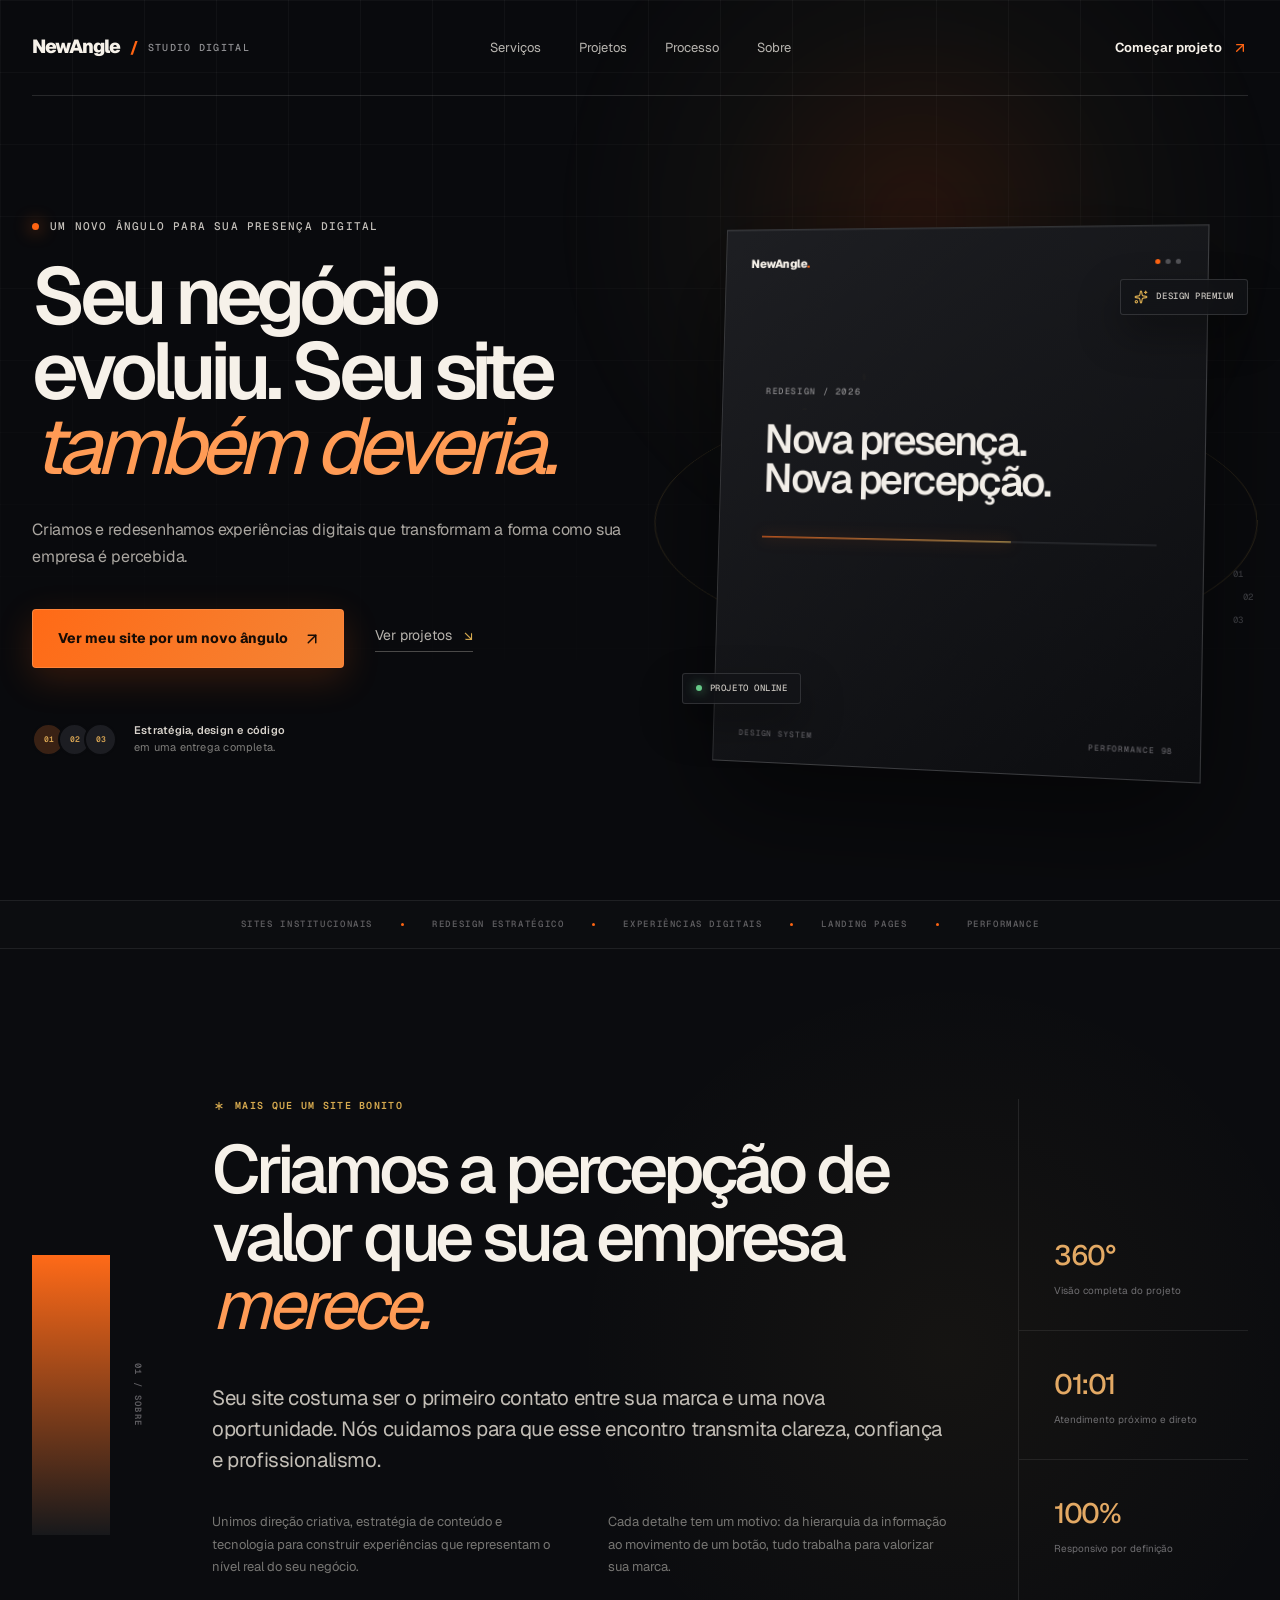
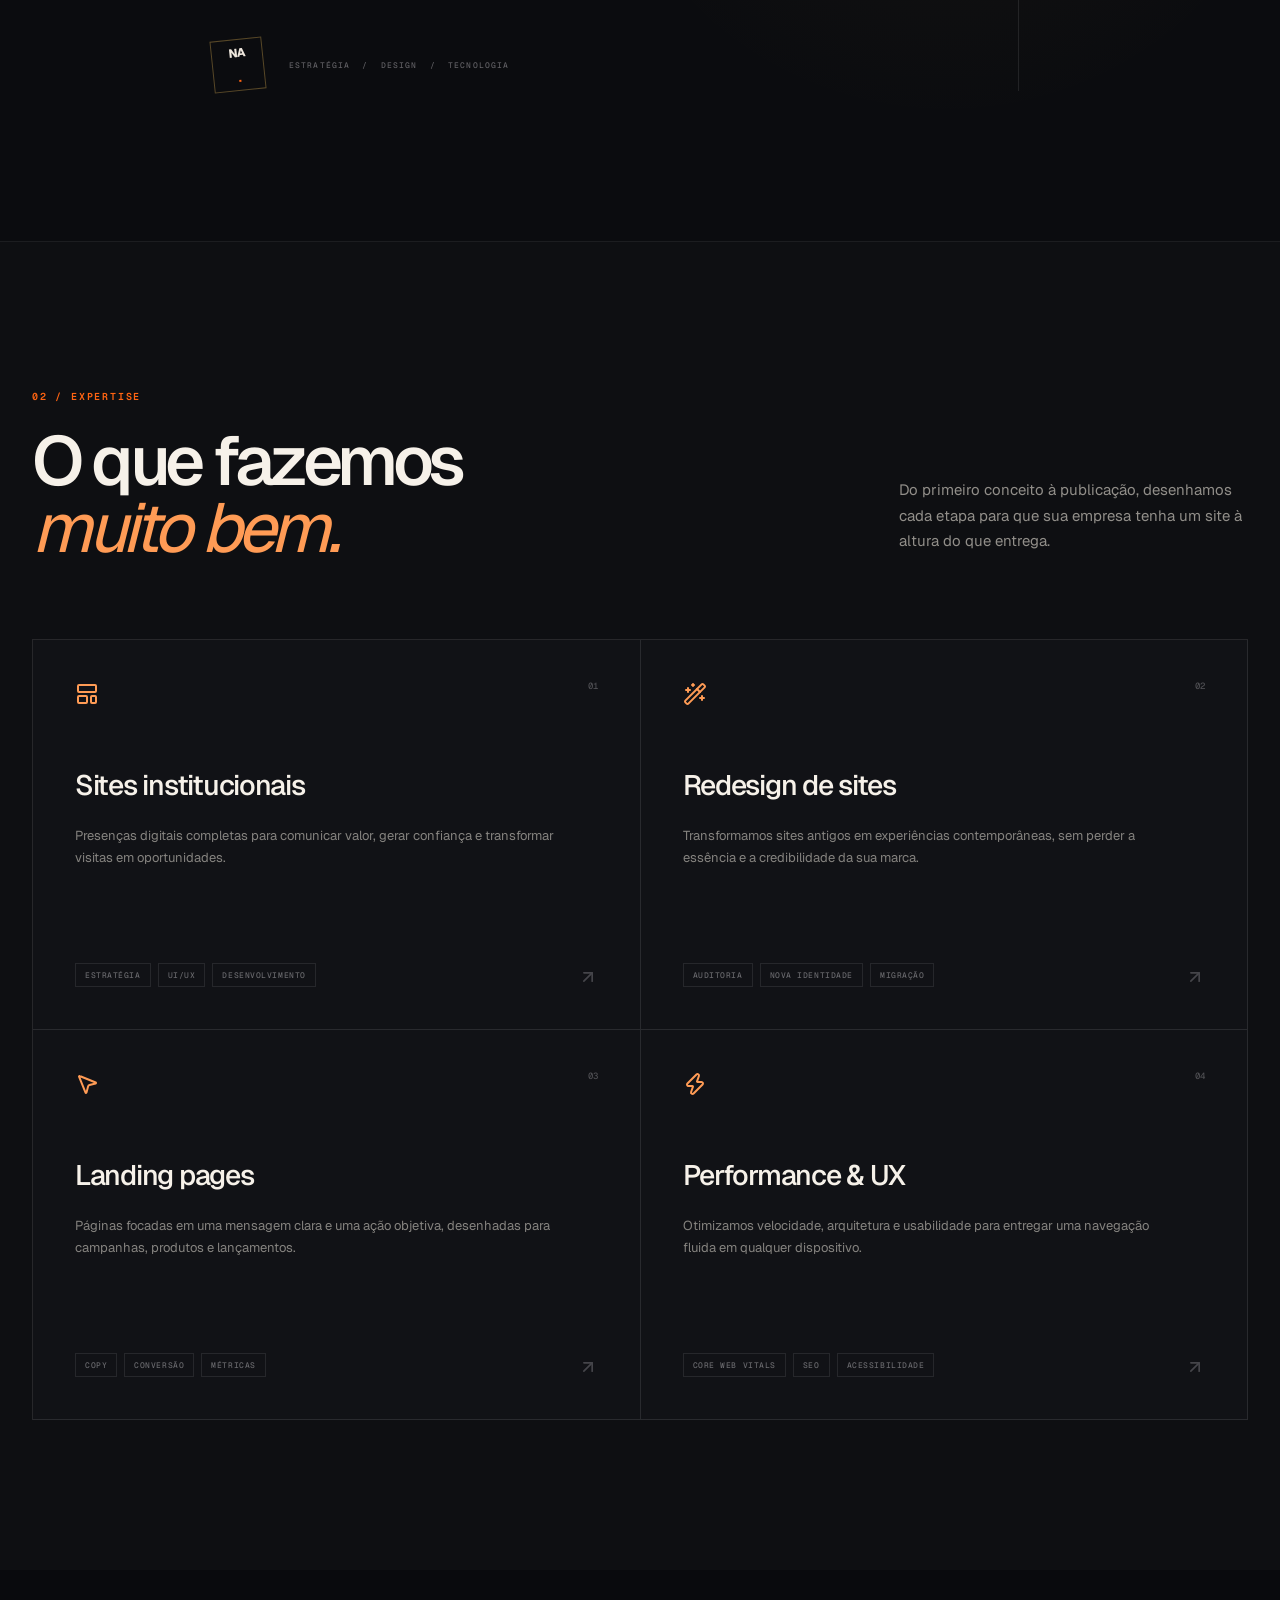
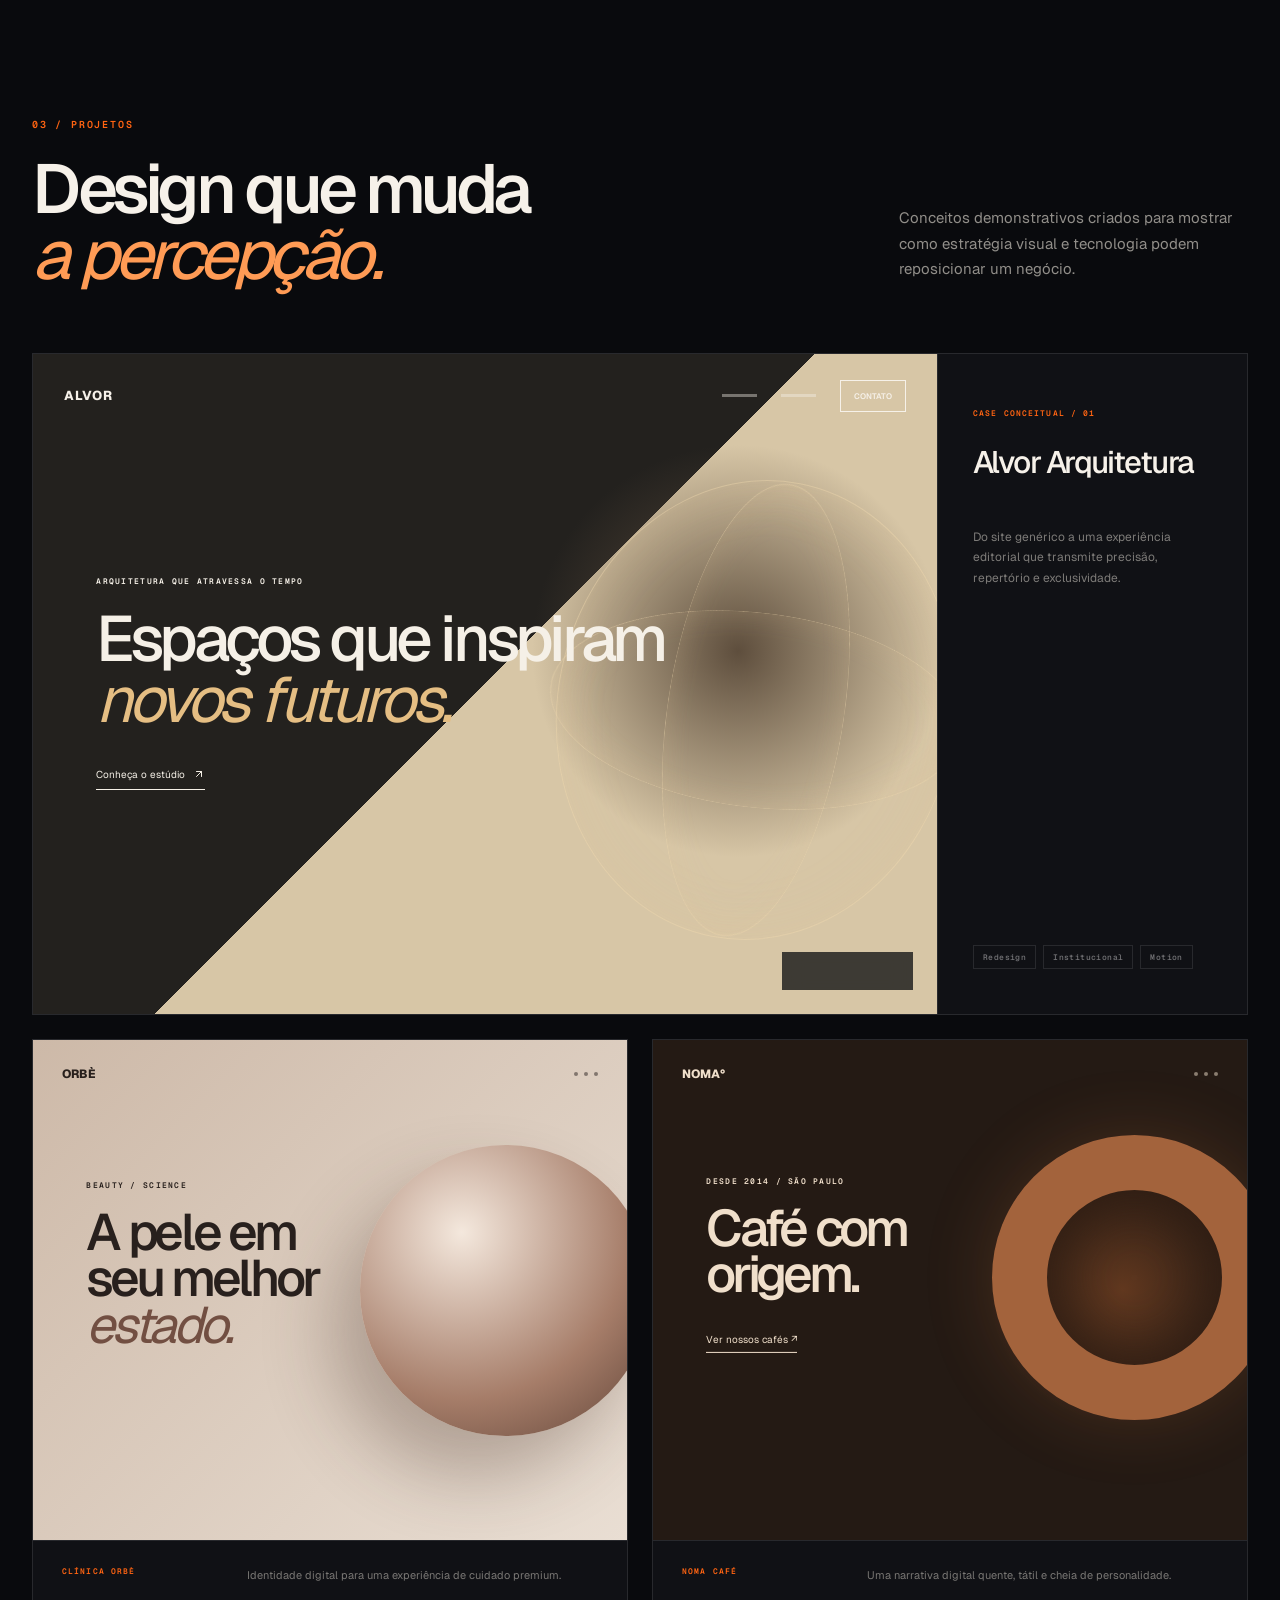
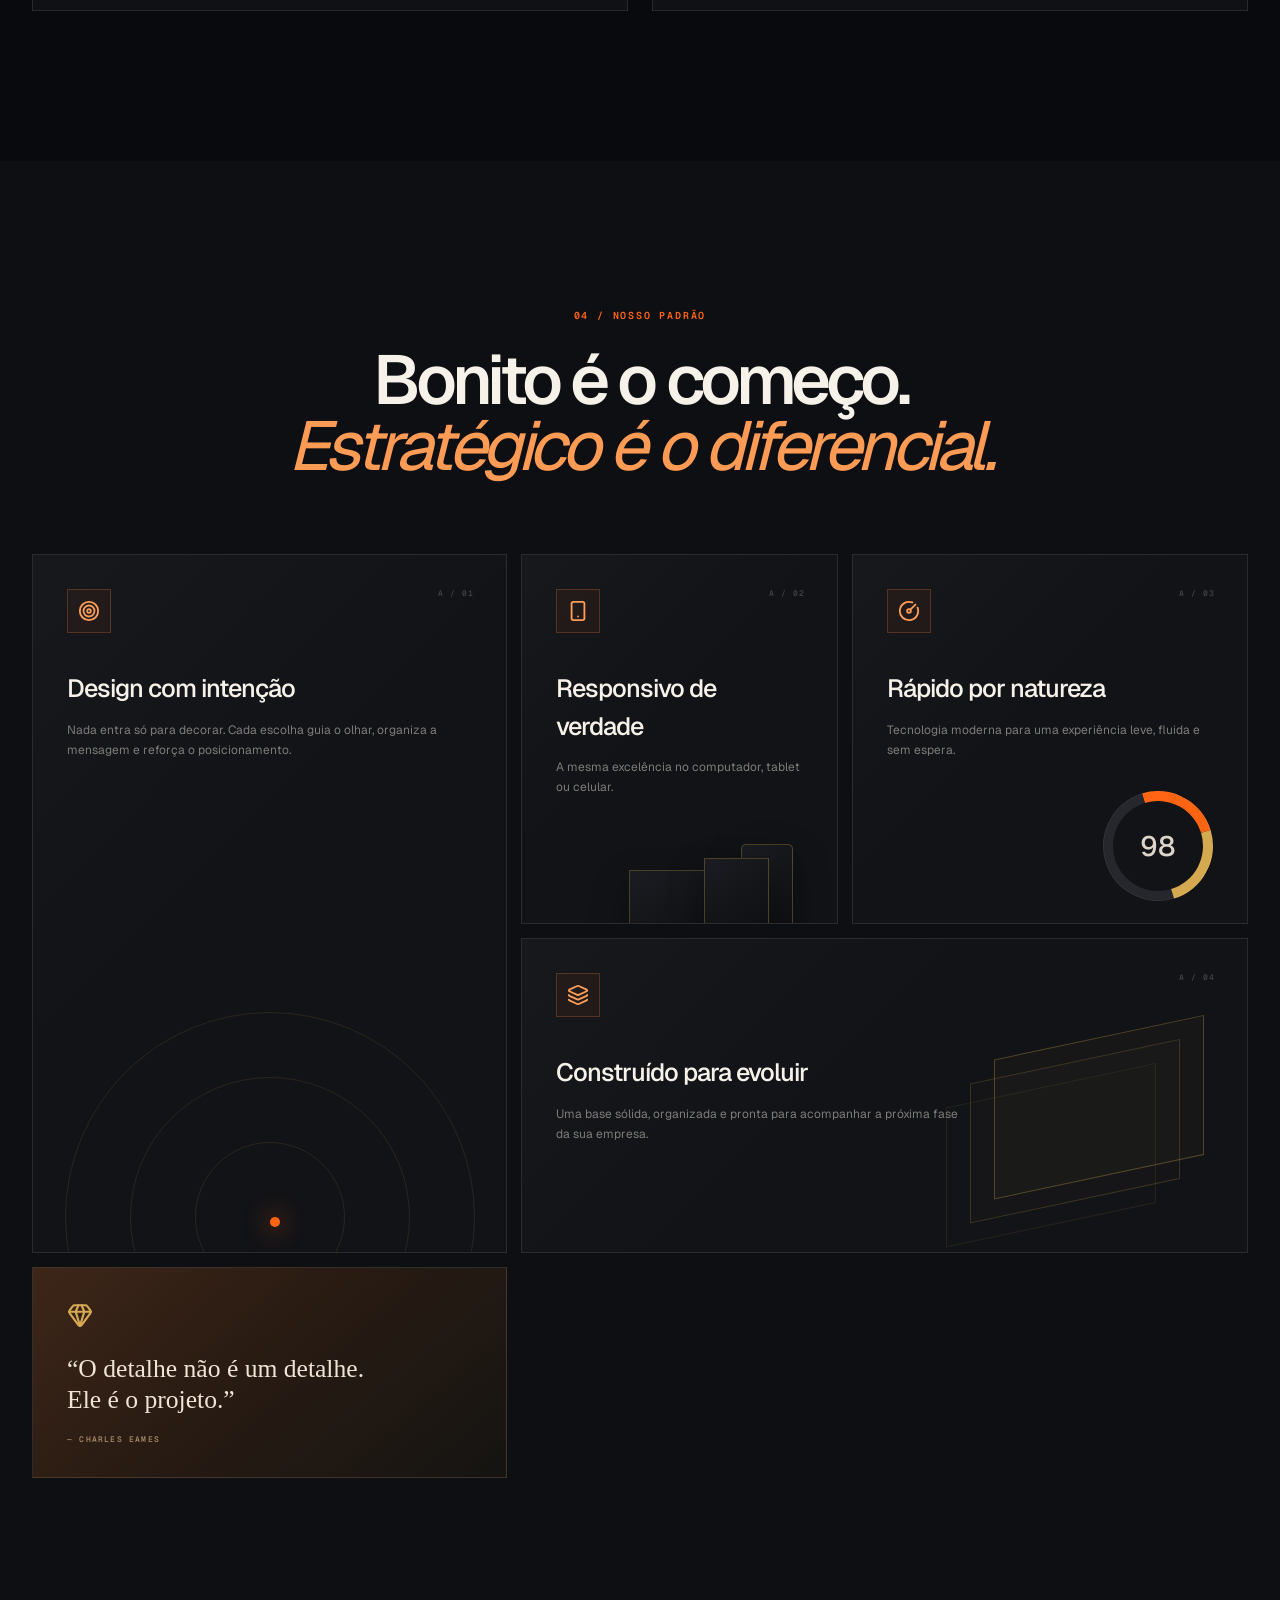
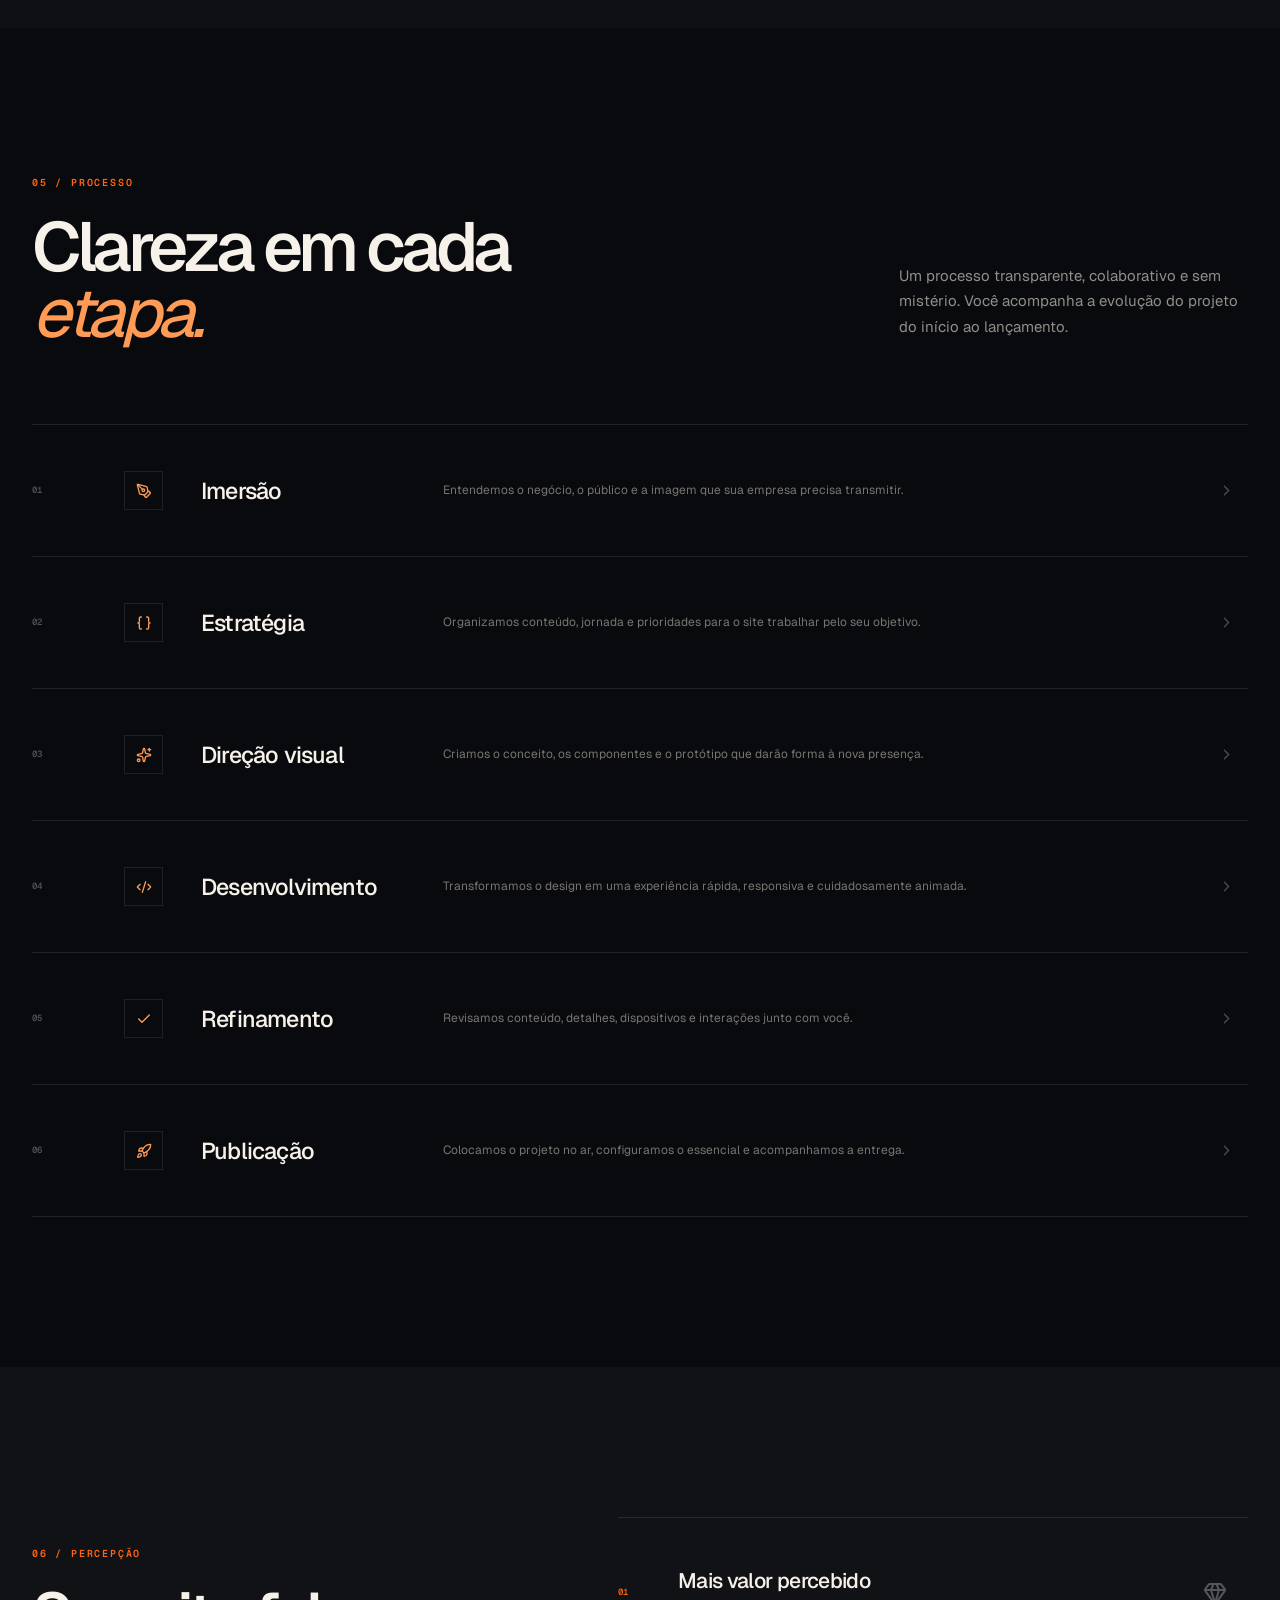
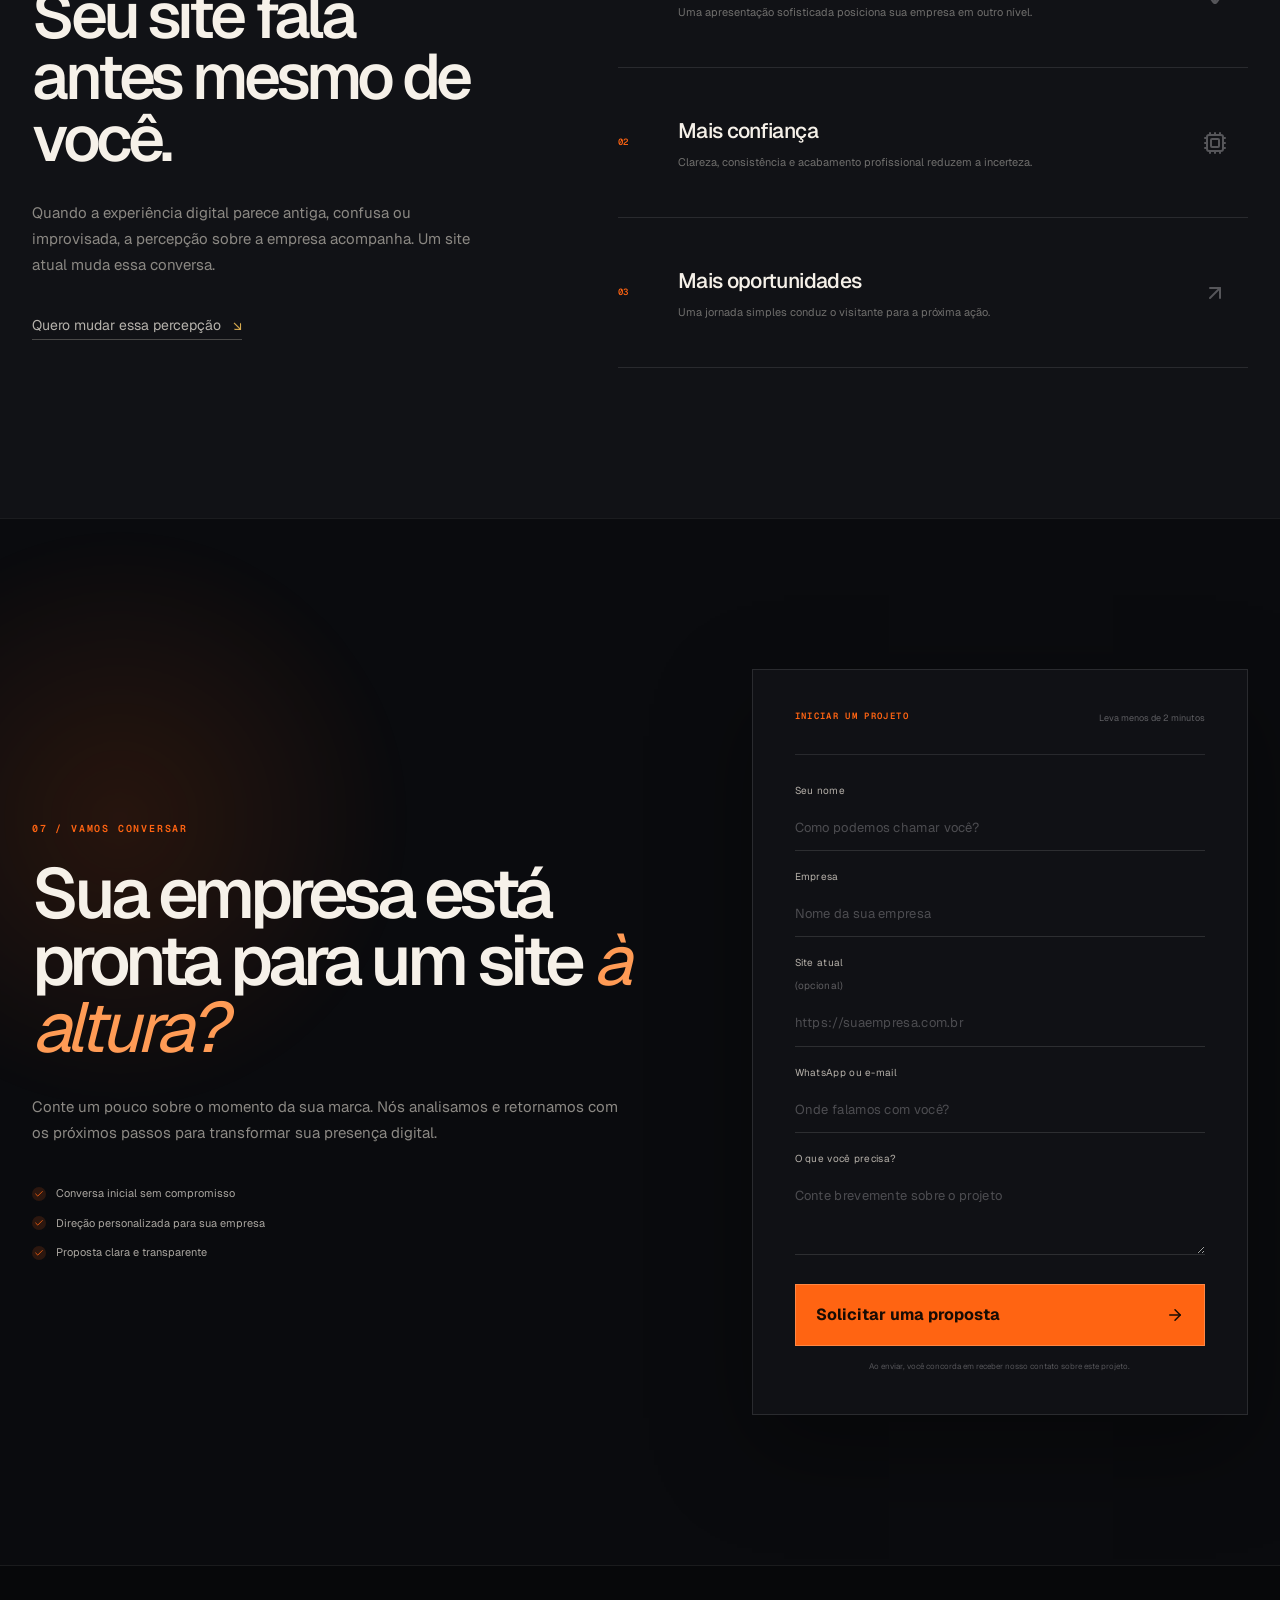
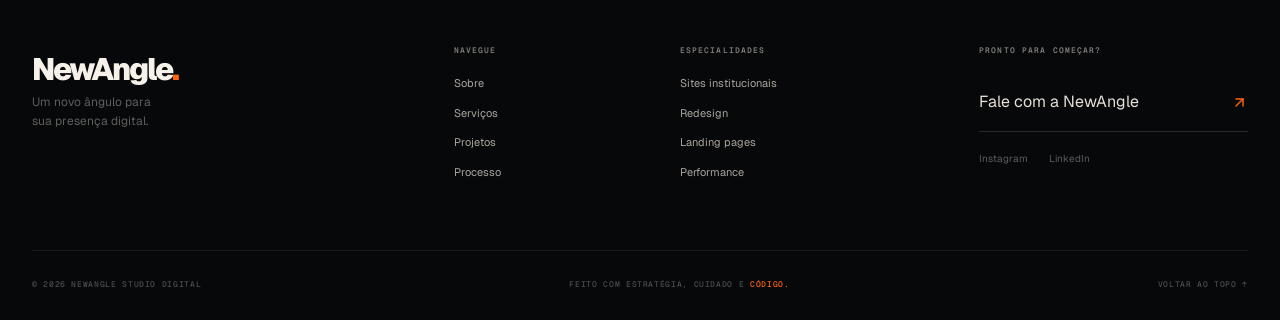
<file: index.html>
<!DOCTYPE html><html lang="pt-BR" class="dark"><head><meta charSet="utf-8"/><meta name="viewport" content="width=device-width, initial-scale=1"/><link rel="stylesheet" href="/_next/static/css/index.DXb4XT5V.css" data-rsc-css-href="/_next/static/css/index.DXb4XT5V.css" data-precedence="vite-rsc/importer-resources"/><link rel="modulepreload" fetchPriority="low" href="/_next/static/chunks/index-CY-3UqSO.js"/><script src="/_next/static/chunks/rolldown-runtime-C60lm6uB.js" type="module" async=""></script><script src="/_next/static/chunks/framework-D_rUT4EX.js" type="module" async=""></script><link rel="modulepreload" href="/_next/static/chunks/layout-segment-context-BjuHWyzG.js" crossorigin=""/><link rel="modulepreload" href="/_next/static/chunks/home-client-BzPYmorG.js" crossorigin=""/><title>NewAngle — Um novo ângulo para sua presença digital</title><meta name="description" content="Criamos e redesenhamos experiências digitais que transformam a forma como sua empresa é percebida."/><meta name="keywords" content="criação de sites,redesign de sites,sites institucionais,web design,landing pages"/><meta property="og:title" content="NewAngle — Um novo ângulo para sua presença digital"/><meta property="og:description" content="Seu negócio evoluiu. Seu site também deveria."/><meta property="og:type" content="website"/><meta property="og:locale" content="pt_BR"/><meta property="og:image" content="https://newangle-devs.github.io/og.png"/><meta property="og:image:width" content="1536"/><meta property="og:image:height" content="1024"/><meta property="og:image:alt" content="NewAngle — Um novo ângulo para sua presença digital"/><meta name="twitter:card" content="summary_large_image"/><meta name="twitter:title" content="NewAngle — Um novo ângulo para sua presença digital"/><meta name="twitter:description" content="Seu negócio evoluiu. Seu site também deveria."/><meta name="twitter:image" content="https://newangle-devs.github.io/og.png"/><script>Object.assign(((self[Symbol.for("vinext.navigationRuntime")]??={bootstrap:{routeManifest:null},functions:{}}).bootstrap.rsc??={rsc:[]}),{params:{},nav:{"pathname":"/","searchParams":[]}})</script><link rel="modulepreload" href="/_next/static/chunks/index-CY-3UqSO.js" />
<link rel="stylesheet" href="https://fonts.googleapis.com/css2?family=Geist&amp;display=swap" />
<link rel="stylesheet" href="https://fonts.googleapis.com/css2?family=Geist+Mono&amp;display=swap" />
<style data-vinext-fonts>.__font_geist_0u8s7r6 { font-family: 'Geist'; font-style: normal; }

.__variable_geist_0u8s7r6 { --font-geist-sans: 'Geist'; }

.__font_geist_mono_0fdimb7 { font-family: 'Geist Mono'; font-style: normal; }

.__variable_geist_mono_0fdimb7 { --font-geist-mono: 'Geist Mono'; }
</style>
</head><body class="__variable_geist_0u8s7r6 __variable_geist_mono_0fdimb7"><main class="site-shell"><header class="nav-wrap"><a class="brand" href="#top" aria-label="NewAngle — início"><span class="brand-mark">NewAngle</span><span class="brand-slash">/</span><span class="brand-label">Studio digital</span></a><nav class="desktop-nav" aria-label="Navegação principal"><a href="#servicos">Serviços</a><a href="#projetos">Projetos</a><a href="#processo">Processo</a><a href="#sobre">Sobre</a></nav><a class="nav-cta" href="#contato">Começar projeto <svg xmlns="http://www.w3.org/2000/svg" width="16" height="16" viewBox="0 0 24 24" fill="none" stroke="currentColor" stroke-width="2" stroke-linecap="round" stroke-linejoin="round" class="lucide lucide-arrow-up-right" aria-hidden="true"><path d="M7 7h10v10"></path><path d="M7 17 17 7"></path></svg></a><button class="menu-button" aria-expanded="false" aria-controls="mobile-menu" aria-label="Abrir menu"><svg xmlns="http://www.w3.org/2000/svg" width="19" height="19" viewBox="0 0 24 24" fill="none" stroke="currentColor" stroke-width="2" stroke-linecap="round" stroke-linejoin="round" class="lucide lucide-menu" aria-hidden="true"><path d="M4 5h16"></path><path d="M4 12h16"></path><path d="M4 19h16"></path></svg></button></header><div class="mobile-menu " id="mobile-menu"><nav aria-label="Navegação para celular"><a href="#servicos">Serviços<!-- --> <svg xmlns="http://www.w3.org/2000/svg" width="17" height="17" viewBox="0 0 24 24" fill="none" stroke="currentColor" stroke-width="2" stroke-linecap="round" stroke-linejoin="round" class="lucide lucide-arrow-up-right" aria-hidden="true"><path d="M7 7h10v10"></path><path d="M7 17 17 7"></path></svg></a><a href="#projetos">Projetos<!-- --> <svg xmlns="http://www.w3.org/2000/svg" width="17" height="17" viewBox="0 0 24 24" fill="none" stroke="currentColor" stroke-width="2" stroke-linecap="round" stroke-linejoin="round" class="lucide lucide-arrow-up-right" aria-hidden="true"><path d="M7 7h10v10"></path><path d="M7 17 17 7"></path></svg></a><a href="#processo">Processo<!-- --> <svg xmlns="http://www.w3.org/2000/svg" width="17" height="17" viewBox="0 0 24 24" fill="none" stroke="currentColor" stroke-width="2" stroke-linecap="round" stroke-linejoin="round" class="lucide lucide-arrow-up-right" aria-hidden="true"><path d="M7 7h10v10"></path><path d="M7 17 17 7"></path></svg></a><a href="#sobre">Sobre<!-- --> <svg xmlns="http://www.w3.org/2000/svg" width="17" height="17" viewBox="0 0 24 24" fill="none" stroke="currentColor" stroke-width="2" stroke-linecap="round" stroke-linejoin="round" class="lucide lucide-arrow-up-right" aria-hidden="true"><path d="M7 7h10v10"></path><path d="M7 17 17 7"></path></svg></a><a class="mobile-menu-cta" href="#contato">Solicitar proposta</a></nav></div><section class="hero" id="top"><div class="hero-grid" aria-hidden="true"></div><div class="hero-glow" aria-hidden="true"></div><div class="hero-copy"><div class="eyebrow"><span class="eyebrow-dot"></span>Um novo ângulo para sua presença digital</div><h1>Seu negócio evoluiu. Seu site <span>também deveria.</span></h1><p class="hero-lead">Criamos e redesenhamos experiências digitais que transformam a forma como sua empresa é percebida.</p><div class="hero-actions"><a class="primary-cta" href="#contato">Ver meu site por um novo ângulo <svg xmlns="http://www.w3.org/2000/svg" width="18" height="18" viewBox="0 0 24 24" fill="none" stroke="currentColor" stroke-width="2" stroke-linecap="round" stroke-linejoin="round" class="lucide lucide-arrow-up-right" aria-hidden="true"><path d="M7 7h10v10"></path><path d="M7 17 17 7"></path></svg></a><a class="text-link" href="#projetos">Ver projetos <span>↘</span></a></div><div class="hero-proof"><div class="proof-avatars" aria-hidden="true"><span>01</span><span>02</span><span>03</span></div><p><strong>Estratégia, design e código</strong><br/>em uma entrega completa.</p></div></div><div class="hero-visual" aria-label="Visualização de um projeto digital premium"><div class="orbit orbit-one" aria-hidden="true"></div><div class="orbit orbit-two" aria-hidden="true"></div><div class="visual-card"><div class="visual-topbar"><div class="visual-logo">NewAngle<span>.</span></div><div class="visual-pills"><i></i><i></i><i></i></div></div><div class="visual-body"><div class="visual-kicker">REDESIGN / 2026</div><div class="visual-title">Nova presença.<br/>Nova percepção.</div><div class="visual-line"><span></span></div></div><div class="visual-footer"><span>DESIGN SYSTEM</span><span>PERFORMANCE 98</span></div></div><div class="floating-chip chip-top"><svg xmlns="http://www.w3.org/2000/svg" width="14" height="14" viewBox="0 0 24 24" fill="none" stroke="currentColor" stroke-width="2" stroke-linecap="round" stroke-linejoin="round" class="lucide lucide-sparkles" aria-hidden="true"><path d="M11.017 2.814a1 1 0 0 1 1.966 0l1.051 5.558a2 2 0 0 0 1.594 1.594l5.558 1.051a1 1 0 0 1 0 1.966l-5.558 1.051a2 2 0 0 0-1.594 1.594l-1.051 5.558a1 1 0 0 1-1.966 0l-1.051-5.558a2 2 0 0 0-1.594-1.594l-5.558-1.051a1 1 0 0 1 0-1.966l5.558-1.051a2 2 0 0 0 1.594-1.594z"></path><path d="M20 2v4"></path><path d="M22 4h-4"></path><circle cx="4" cy="20" r="2"></circle></svg> Design premium</div><div class="floating-chip chip-bottom"><span class="live-dot"></span> Projeto online</div><div class="side-code" aria-hidden="true">01<br/>  02<br/>03</div></div></section><div class="signal-strip" aria-hidden="true"><span>SITES INSTITUCIONAIS</span><i></i><span>REDESIGN ESTRATÉGICO</span><i></i><span>EXPERIÊNCIAS DIGITAIS</span><i></i><span>LANDING PAGES</span><i></i><span>PERFORMANCE</span></div><section class="manifesto section-pad" id="sobre"><div class="manifesto-index" data-reveal="true"><span>01 / SOBRE</span><div class="vertical-line"></div></div><div class="manifesto-main" data-reveal="true"><div class="section-kicker"><svg xmlns="http://www.w3.org/2000/svg" width="14" height="14" viewBox="0 0 24 24" fill="none" stroke="currentColor" stroke-width="2" stroke-linecap="round" stroke-linejoin="round" class="lucide lucide-asterisk" aria-hidden="true"><path d="M12 6v12"></path><path d="M17.196 9 6.804 15"></path><path d="m6.804 9 10.392 6"></path></svg> Mais que um site bonito</div><h2>Criamos a percepção de valor que sua empresa <em>merece.</em></h2><p class="manifesto-lead">Seu site costuma ser o primeiro contato entre sua marca e uma nova oportunidade. Nós cuidamos para que esse encontro transmita clareza, confiança e profissionalismo.</p><div class="manifesto-columns"><p>Unimos direção criativa, estratégia de conteúdo e tecnologia para construir experiências que representam o nível real do seu negócio.</p><p>Cada detalhe tem um motivo: da hierarquia da informação ao movimento de um botão, tudo trabalha para valorizar sua marca.</p></div><div class="manifesto-signature"><span class="signature-mark">NA<span>.</span></span><span>ESTRATÉGIA  /  DESIGN  /  TECNOLOGIA</span></div></div><aside class="manifesto-stats" data-reveal="true"><div><strong>360°</strong><span>Visão completa do projeto</span></div><div><strong>01:01</strong><span>Atendimento próximo e direto</span></div><div><strong>100%</strong><span>Responsivo por definição</span></div></aside></section><section class="services section-pad" id="servicos"><header class="section-head" data-reveal="true"><div><span class="section-number">02 / EXPERTISE</span><h2>O que fazemos<br/><em>muito bem.</em></h2></div><p>Do primeiro conceito à publicação, desenhamos cada etapa para que sua empresa tenha um site à altura do que entrega.</p></header><div class="services-grid"><article class="service-card" data-reveal="true" style="--delay:0ms"><div class="service-top"><svg xmlns="http://www.w3.org/2000/svg" width="24" height="24" viewBox="0 0 24 24" fill="none" stroke="currentColor" stroke-width="2" stroke-linecap="round" stroke-linejoin="round" class="lucide lucide-layout-template" aria-hidden="true"><rect width="18" height="7" x="3" y="3" rx="1"></rect><rect width="9" height="7" x="3" y="14" rx="1"></rect><rect width="5" height="7" x="16" y="14" rx="1"></rect></svg><span>01</span></div><h3>Sites institucionais</h3><p>Presenças digitais completas para comunicar valor, gerar confiança e transformar visitas em oportunidades.</p><div class="service-tags"><span>Estratégia</span><span>UI/UX</span><span>Desenvolvimento</span></div><svg xmlns="http://www.w3.org/2000/svg" width="20" height="20" viewBox="0 0 24 24" fill="none" stroke="currentColor" stroke-width="2" stroke-linecap="round" stroke-linejoin="round" class="lucide lucide-arrow-up-right service-arrow" aria-hidden="true"><path d="M7 7h10v10"></path><path d="M7 17 17 7"></path></svg></article><article class="service-card" data-reveal="true" style="--delay:80ms"><div class="service-top"><svg xmlns="http://www.w3.org/2000/svg" width="24" height="24" viewBox="0 0 24 24" fill="none" stroke="currentColor" stroke-width="2" stroke-linecap="round" stroke-linejoin="round" class="lucide lucide-wand-sparkles" aria-hidden="true"><path d="m21.64 3.64-1.28-1.28a1.21 1.21 0 0 0-1.72 0L2.36 18.64a1.21 1.21 0 0 0 0 1.72l1.28 1.28a1.2 1.2 0 0 0 1.72 0L21.64 5.36a1.2 1.2 0 0 0 0-1.72"></path><path d="m14 7 3 3"></path><path d="M5 6v4"></path><path d="M19 14v4"></path><path d="M10 2v2"></path><path d="M7 8H3"></path><path d="M21 16h-4"></path><path d="M11 3H9"></path></svg><span>02</span></div><h3>Redesign de sites</h3><p>Transformamos sites antigos em experiências contemporâneas, sem perder a essência e a credibilidade da sua marca.</p><div class="service-tags"><span>Auditoria</span><span>Nova identidade</span><span>Migração</span></div><svg xmlns="http://www.w3.org/2000/svg" width="20" height="20" viewBox="0 0 24 24" fill="none" stroke="currentColor" stroke-width="2" stroke-linecap="round" stroke-linejoin="round" class="lucide lucide-arrow-up-right service-arrow" aria-hidden="true"><path d="M7 7h10v10"></path><path d="M7 17 17 7"></path></svg></article><article class="service-card" data-reveal="true" style="--delay:160ms"><div class="service-top"><svg xmlns="http://www.w3.org/2000/svg" width="24" height="24" viewBox="0 0 24 24" fill="none" stroke="currentColor" stroke-width="2" stroke-linecap="round" stroke-linejoin="round" class="lucide lucide-mouse-pointer2 lucide-mouse-pointer-2" aria-hidden="true"><path d="M4.037 4.688a.495.495 0 0 1 .651-.651l16 6.5a.5.5 0 0 1-.063.947l-6.124 1.58a2 2 0 0 0-1.438 1.435l-1.579 6.126a.5.5 0 0 1-.947.063z"></path></svg><span>03</span></div><h3>Landing pages</h3><p>Páginas focadas em uma mensagem clara e uma ação objetiva, desenhadas para campanhas, produtos e lançamentos.</p><div class="service-tags"><span>Copy</span><span>Conversão</span><span>Métricas</span></div><svg xmlns="http://www.w3.org/2000/svg" width="20" height="20" viewBox="0 0 24 24" fill="none" stroke="currentColor" stroke-width="2" stroke-linecap="round" stroke-linejoin="round" class="lucide lucide-arrow-up-right service-arrow" aria-hidden="true"><path d="M7 7h10v10"></path><path d="M7 17 17 7"></path></svg></article><article class="service-card" data-reveal="true" style="--delay:240ms"><div class="service-top"><svg xmlns="http://www.w3.org/2000/svg" width="24" height="24" viewBox="0 0 24 24" fill="none" stroke="currentColor" stroke-width="2" stroke-linecap="round" stroke-linejoin="round" class="lucide lucide-zap" aria-hidden="true"><path d="M15.914 4a1.5 1.5 0 00-2.474-1.561l-9 9A1.5 1.5 0 005.5 14h4.002a.5.5 0 01.471.666L8.086 20a1.5 1.5 0 002.475 1.56l9-9A1.5 1.5 0 0018.5 10h-3.997a.5.5 0 01-.472-.667z"></path></svg><span>04</span></div><h3>Performance &amp; UX</h3><p>Otimizamos velocidade, arquitetura e usabilidade para entregar uma navegação fluida em qualquer dispositivo.</p><div class="service-tags"><span>Core Web Vitals</span><span>SEO</span><span>Acessibilidade</span></div><svg xmlns="http://www.w3.org/2000/svg" width="20" height="20" viewBox="0 0 24 24" fill="none" stroke="currentColor" stroke-width="2" stroke-linecap="round" stroke-linejoin="round" class="lucide lucide-arrow-up-right service-arrow" aria-hidden="true"><path d="M7 7h10v10"></path><path d="M7 17 17 7"></path></svg></article></div></section><section class="projects section-pad" id="projetos"><header class="section-head projects-head" data-reveal="true"><div><span class="section-number">03 / PROJETOS</span><h2>Design que muda<br/><em>a percepção.</em></h2></div><p>Conceitos demonstrativos criados para mostrar como estratégia visual e tecnologia podem reposicionar um negócio.</p></header><article class="project-feature" data-reveal="true"><div class="comparison-stage after"><div class="stage-nav"><span>ALVOR</span><div></div><div></div><b>Contato</b></div><div class="after-stage"><span class="mini-kicker">ARQUITETURA QUE ATRAVESSA O TEMPO</span><strong>Espaços que inspiram<br/><em>novos futuros.</em></strong><div class="stage-button">Conheça o estúdio <svg xmlns="http://www.w3.org/2000/svg" width="12" height="12" viewBox="0 0 24 24" fill="none" stroke="currentColor" stroke-width="2" stroke-linecap="round" stroke-linejoin="round" class="lucide lucide-arrow-up-right" aria-hidden="true"><path d="M7 7h10v10"></path><path d="M7 17 17 7"></path></svg></div><div class="stage-sculpture"><i></i><i></i><i></i></div></div><div class="comparison-controls" role="group" aria-label="Comparar versões do projeto"><button class="">Antes</button><button class="active">Depois</button></div></div><div class="project-meta"><div><span>CASE CONCEITUAL / 01</span><h3>Alvor Arquitetura</h3></div><p>Do site genérico a uma experiência editorial que transmite precisão, repertório e exclusividade.</p><div class="project-tags"><span>Redesign</span><span>Institucional</span><span>Motion</span></div></div></article><div class="project-grid"><article class="project-small project-orbe" data-reveal="true"><div class="project-screen"><div class="screen-toolbar"><span>ORBÈ</span><i></i><i></i><i></i></div><div class="orbe-copy"><small>BEAUTY / SCIENCE</small><strong>A pele em<br/>seu melhor<br/><em>estado.</em></strong></div><div class="orbe-orb"></div></div><div class="small-meta"><span>CLÍNICA ORBÈ</span><p>Identidade digital para uma experiência de cuidado premium.</p></div></article><article class="project-small project-noma" data-reveal="true"><div class="project-screen"><div class="screen-toolbar"><span>NOMA°</span><i></i><i></i><i></i></div><div class="noma-copy"><small>DESDE 2014 / SÃO PAULO</small><strong>Café com<br/>origem.</strong><span>Ver nossos cafés ↗</span></div><div class="coffee-ring"></div></div><div class="small-meta"><span>NOMA CAFÉ</span><p>Uma narrativa digital quente, tátil e cheia de personalidade.</p></div></article></div></section><section class="difference section-pad"><header class="center-head" data-reveal="true"><span class="section-number">04 / NOSSO PADRÃO</span><h2>Bonito é o começo.<br/><em>Estratégico é o diferencial.</em></h2></header><div class="bento-grid"><article class="bento bento-large" data-reveal="true"><div class="bento-icon"><svg xmlns="http://www.w3.org/2000/svg" width="22" height="22" viewBox="0 0 24 24" fill="none" stroke="currentColor" stroke-width="2" stroke-linecap="round" stroke-linejoin="round" class="lucide lucide-target" aria-hidden="true"><circle cx="12" cy="12" r="10"></circle><circle cx="12" cy="12" r="6"></circle><circle cx="12" cy="12" r="2"></circle></svg></div><span class="bento-code">A / 01</span><h3>Design com intenção</h3><p>Nada entra só para decorar. Cada escolha guia o olhar, organiza a mensagem e reforça o posicionamento.</p><div class="target-graphic" aria-hidden="true"><i></i><i></i><i></i><span></span></div></article><article class="bento" data-reveal="true"><div class="bento-icon"><svg xmlns="http://www.w3.org/2000/svg" width="22" height="22" viewBox="0 0 24 24" fill="none" stroke="currentColor" stroke-width="2" stroke-linecap="round" stroke-linejoin="round" class="lucide lucide-smartphone" aria-hidden="true"><rect width="14" height="20" x="5" y="2" rx="2" ry="2"></rect><path d="M12 18h.01"></path></svg></div><span class="bento-code">A / 02</span><h3>Responsivo de verdade</h3><p>A mesma excelência no computador, tablet ou celular.</p><div class="devices-graphic" aria-hidden="true"><i></i><i></i><i></i></div></article><article class="bento" data-reveal="true"><div class="bento-icon"><svg xmlns="http://www.w3.org/2000/svg" width="22" height="22" viewBox="0 0 24 24" fill="none" stroke="currentColor" stroke-width="2" stroke-linecap="round" stroke-linejoin="round" class="lucide lucide-circle-gauge" aria-hidden="true"><path d="M15.6 2.7a10 10 0 1 0 5.7 5.7"></path><circle cx="12" cy="12" r="2"></circle><path d="M13.4 10.6 19 5"></path></svg></div><span class="bento-code">A / 03</span><h3>Rápido por natureza</h3><p>Tecnologia moderna para uma experiência leve, fluida e sem espera.</p><div class="gauge-graphic" aria-hidden="true"><span>98</span><i></i></div></article><article class="bento bento-wide" data-reveal="true"><div class="bento-icon"><svg xmlns="http://www.w3.org/2000/svg" width="22" height="22" viewBox="0 0 24 24" fill="none" stroke="currentColor" stroke-width="2" stroke-linecap="round" stroke-linejoin="round" class="lucide lucide-layers" aria-hidden="true"><path d="M12.83 2.18a2 2 0 0 0-1.66 0L2.6 6.08a1 1 0 0 0 0 1.83l8.58 3.91a2 2 0 0 0 1.66 0l8.58-3.9a1 1 0 0 0 0-1.83z"></path><path d="M2 12a1 1 0 0 0 .58.91l8.6 3.91a2 2 0 0 0 1.65 0l8.58-3.9A1 1 0 0 0 22 12"></path><path d="M2 17a1 1 0 0 0 .58.91l8.6 3.91a2 2 0 0 0 1.65 0l8.58-3.9A1 1 0 0 0 22 17"></path></svg></div><span class="bento-code">A / 04</span><h3>Construído para evoluir</h3><p>Uma base sólida, organizada e pronta para acompanhar a próxima fase da sua empresa.</p><div class="layers-graphic" aria-hidden="true"><i></i><i></i><i></i></div></article><article class="bento bento-quote" data-reveal="true"><svg xmlns="http://www.w3.org/2000/svg" width="26" height="26" viewBox="0 0 24 24" fill="none" stroke="currentColor" stroke-width="2" stroke-linecap="round" stroke-linejoin="round" class="lucide lucide-gem" aria-hidden="true"><path d="M10.5 3 8 9l4 13 4-13-2.5-6"></path><path d="M17 3a2 2 0 0 1 1.6.8l3 4a2 2 0 0 1 .013 2.382l-7.99 10.986a2 2 0 0 1-3.247 0l-7.99-10.986A2 2 0 0 1 2.4 7.8l2.998-3.997A2 2 0 0 1 7 3z"></path><path d="M2 9h20"></path></svg><blockquote>“O detalhe não é um detalhe.<br/>Ele é o projeto.”</blockquote><span>— CHARLES EAMES</span></article></div></section><section class="process section-pad" id="processo"><header class="section-head" data-reveal="true"><div><span class="section-number">05 / PROCESSO</span><h2>Clareza em cada<br/><em>etapa.</em></h2></div><p>Um processo transparente, colaborativo e sem mistério. Você acompanha a evolução do projeto do início ao lançamento.</p></header><div class="process-list"><article data-reveal="true" style="--delay:0ms"><span class="process-number">01</span><div class="process-icon"><svg xmlns="http://www.w3.org/2000/svg" width="24" height="24" viewBox="0 0 24 24" fill="none" stroke="currentColor" stroke-width="2" stroke-linecap="round" stroke-linejoin="round" class="lucide lucide-pen-tool" aria-hidden="true"><path d="M15.707 21.293a1 1 0 0 1-1.414 0l-1.586-1.586a1 1 0 0 1 0-1.414l5.586-5.586a1 1 0 0 1 1.414 0l1.586 1.586a1 1 0 0 1 0 1.414z"></path><path d="m18 13-1.375-6.874a1 1 0 0 0-.746-.776L3.235 2.028a1 1 0 0 0-1.207 1.207L5.35 15.879a1 1 0 0 0 .776.746L13 18"></path><path d="m2.3 2.3 7.286 7.286"></path><circle cx="11" cy="11" r="2"></circle></svg></div><h3>Imersão</h3><p>Entendemos o negócio, o público e a imagem que sua empresa precisa transmitir.</p><svg xmlns="http://www.w3.org/2000/svg" width="17" height="17" viewBox="0 0 24 24" fill="none" stroke="currentColor" stroke-width="2" stroke-linecap="round" stroke-linejoin="round" class="lucide lucide-chevron-down process-chevron" aria-hidden="true"><path d="m6 9 6 6 6-6"></path></svg></article><article data-reveal="true" style="--delay:55ms"><span class="process-number">02</span><div class="process-icon"><svg xmlns="http://www.w3.org/2000/svg" width="24" height="24" viewBox="0 0 24 24" fill="none" stroke="currentColor" stroke-width="2" stroke-linecap="round" stroke-linejoin="round" class="lucide lucide-braces" aria-hidden="true"><path d="M8 3H7a2 2 0 0 0-2 2v5a2 2 0 0 1-2 2 2 2 0 0 1 2 2v5c0 1.1.9 2 2 2h1"></path><path d="M16 21h1a2 2 0 0 0 2-2v-5c0-1.1.9-2 2-2a2 2 0 0 1-2-2V5a2 2 0 0 0-2-2h-1"></path></svg></div><h3>Estratégia</h3><p>Organizamos conteúdo, jornada e prioridades para o site trabalhar pelo seu objetivo.</p><svg xmlns="http://www.w3.org/2000/svg" width="17" height="17" viewBox="0 0 24 24" fill="none" stroke="currentColor" stroke-width="2" stroke-linecap="round" stroke-linejoin="round" class="lucide lucide-chevron-down process-chevron" aria-hidden="true"><path d="m6 9 6 6 6-6"></path></svg></article><article data-reveal="true" style="--delay:110ms"><span class="process-number">03</span><div class="process-icon"><svg xmlns="http://www.w3.org/2000/svg" width="24" height="24" viewBox="0 0 24 24" fill="none" stroke="currentColor" stroke-width="2" stroke-linecap="round" stroke-linejoin="round" class="lucide lucide-sparkles" aria-hidden="true"><path d="M11.017 2.814a1 1 0 0 1 1.966 0l1.051 5.558a2 2 0 0 0 1.594 1.594l5.558 1.051a1 1 0 0 1 0 1.966l-5.558 1.051a2 2 0 0 0-1.594 1.594l-1.051 5.558a1 1 0 0 1-1.966 0l-1.051-5.558a2 2 0 0 0-1.594-1.594l-5.558-1.051a1 1 0 0 1 0-1.966l5.558-1.051a2 2 0 0 0 1.594-1.594z"></path><path d="M20 2v4"></path><path d="M22 4h-4"></path><circle cx="4" cy="20" r="2"></circle></svg></div><h3>Direção visual</h3><p>Criamos o conceito, os componentes e o protótipo que darão forma à nova presença.</p><svg xmlns="http://www.w3.org/2000/svg" width="17" height="17" viewBox="0 0 24 24" fill="none" stroke="currentColor" stroke-width="2" stroke-linecap="round" stroke-linejoin="round" class="lucide lucide-chevron-down process-chevron" aria-hidden="true"><path d="m6 9 6 6 6-6"></path></svg></article><article data-reveal="true" style="--delay:165ms"><span class="process-number">04</span><div class="process-icon"><svg xmlns="http://www.w3.org/2000/svg" width="24" height="24" viewBox="0 0 24 24" fill="none" stroke="currentColor" stroke-width="2" stroke-linecap="round" stroke-linejoin="round" class="lucide lucide-code-xml" aria-hidden="true"><path d="m18 16 4-4-4-4"></path><path d="m6 8-4 4 4 4"></path><path d="m14.5 4-5 16"></path></svg></div><h3>Desenvolvimento</h3><p>Transformamos o design em uma experiência rápida, responsiva e cuidadosamente animada.</p><svg xmlns="http://www.w3.org/2000/svg" width="17" height="17" viewBox="0 0 24 24" fill="none" stroke="currentColor" stroke-width="2" stroke-linecap="round" stroke-linejoin="round" class="lucide lucide-chevron-down process-chevron" aria-hidden="true"><path d="m6 9 6 6 6-6"></path></svg></article><article data-reveal="true" style="--delay:220ms"><span class="process-number">05</span><div class="process-icon"><svg xmlns="http://www.w3.org/2000/svg" width="24" height="24" viewBox="0 0 24 24" fill="none" stroke="currentColor" stroke-width="2" stroke-linecap="round" stroke-linejoin="round" class="lucide lucide-check" aria-hidden="true"><path d="M20 6 9 17l-5-5"></path></svg></div><h3>Refinamento</h3><p>Revisamos conteúdo, detalhes, dispositivos e interações junto com você.</p><svg xmlns="http://www.w3.org/2000/svg" width="17" height="17" viewBox="0 0 24 24" fill="none" stroke="currentColor" stroke-width="2" stroke-linecap="round" stroke-linejoin="round" class="lucide lucide-chevron-down process-chevron" aria-hidden="true"><path d="m6 9 6 6 6-6"></path></svg></article><article data-reveal="true" style="--delay:275ms"><span class="process-number">06</span><div class="process-icon"><svg xmlns="http://www.w3.org/2000/svg" width="24" height="24" viewBox="0 0 24 24" fill="none" stroke="currentColor" stroke-width="2" stroke-linecap="round" stroke-linejoin="round" class="lucide lucide-rocket" aria-hidden="true"><path d="M12 15v5s3.03-.55 4-2c1.08-1.62 0-5 0-5"></path><path d="M4.5 16.5c-1.5 1.26-2 5-2 5s3.74-.5 5-2c.71-.84.7-2.13-.09-2.91a2.18 2.18 0 0 0-2.91-.09"></path><path d="M9 12a22 22 0 0 1 2-3.95A12.88 12.88 0 0 1 22 2c0 2.72-.78 7.5-6 11a22.4 22.4 0 0 1-4 2z"></path><path d="M9 12H4s.55-3.03 2-4c1.62-1.08 5 .05 5 .05"></path></svg></div><h3>Publicação</h3><p>Colocamos o projeto no ar, configuramos o essencial e acompanhamos a entrega.</p><svg xmlns="http://www.w3.org/2000/svg" width="17" height="17" viewBox="0 0 24 24" fill="none" stroke="currentColor" stroke-width="2" stroke-linecap="round" stroke-linejoin="round" class="lucide lucide-chevron-down process-chevron" aria-hidden="true"><path d="m6 9 6 6 6-6"></path></svg></article></div></section><section class="value-section section-pad"><div class="value-copy" data-reveal="true"><span class="section-number">06 / PERCEPÇÃO</span><h2>Seu site fala antes mesmo de você.</h2><p>Quando a experiência digital parece antiga, confusa ou improvisada, a percepção sobre a empresa acompanha. Um site atual muda essa conversa.</p><a class="text-link" href="#contato">Quero mudar essa percepção <span>↘</span></a></div><div class="value-list" data-reveal="true"><article><span>01</span><div><h3>Mais valor percebido</h3><p>Uma apresentação sofisticada posiciona sua empresa em outro nível.</p></div><svg xmlns="http://www.w3.org/2000/svg" width="24" height="24" viewBox="0 0 24 24" fill="none" stroke="currentColor" stroke-width="2" stroke-linecap="round" stroke-linejoin="round" class="lucide lucide-gem" aria-hidden="true"><path d="M10.5 3 8 9l4 13 4-13-2.5-6"></path><path d="M17 3a2 2 0 0 1 1.6.8l3 4a2 2 0 0 1 .013 2.382l-7.99 10.986a2 2 0 0 1-3.247 0l-7.99-10.986A2 2 0 0 1 2.4 7.8l2.998-3.997A2 2 0 0 1 7 3z"></path><path d="M2 9h20"></path></svg></article><article><span>02</span><div><h3>Mais confiança</h3><p>Clareza, consistência e acabamento profissional reduzem a incerteza.</p></div><svg xmlns="http://www.w3.org/2000/svg" width="24" height="24" viewBox="0 0 24 24" fill="none" stroke="currentColor" stroke-width="2" stroke-linecap="round" stroke-linejoin="round" class="lucide lucide-cpu" aria-hidden="true"><path d="M12 20v2"></path><path d="M12 2v2"></path><path d="M17 20v2"></path><path d="M17 2v2"></path><path d="M2 12h2"></path><path d="M2 17h2"></path><path d="M2 7h2"></path><path d="M20 12h2"></path><path d="M20 17h2"></path><path d="M20 7h2"></path><path d="M7 20v2"></path><path d="M7 2v2"></path><rect x="4" y="4" width="16" height="16" rx="2"></rect><rect x="8" y="8" width="8" height="8" rx="1"></rect></svg></article><article><span>03</span><div><h3>Mais oportunidades</h3><p>Uma jornada simples conduz o visitante para a próxima ação.</p></div><svg xmlns="http://www.w3.org/2000/svg" width="24" height="24" viewBox="0 0 24 24" fill="none" stroke="currentColor" stroke-width="2" stroke-linecap="round" stroke-linejoin="round" class="lucide lucide-arrow-up-right" aria-hidden="true"><path d="M7 7h10v10"></path><path d="M7 17 17 7"></path></svg></article></div></section><section class="contact section-pad" id="contato"><div class="contact-glow" aria-hidden="true"></div><div class="contact-copy" data-reveal="true"><span class="section-number">07 / VAMOS CONVERSAR</span><h2>Sua empresa está pronta para um site <em>à altura?</em></h2><p>Conte um pouco sobre o momento da sua marca. Nós analisamos e retornamos com os próximos passos para transformar sua presença digital.</p><div class="contact-points"><span><svg xmlns="http://www.w3.org/2000/svg" width="14" height="14" viewBox="0 0 24 24" fill="none" stroke="currentColor" stroke-width="2" stroke-linecap="round" stroke-linejoin="round" class="lucide lucide-check" aria-hidden="true"><path d="M20 6 9 17l-5-5"></path></svg> Conversa inicial sem compromisso</span><span><svg xmlns="http://www.w3.org/2000/svg" width="14" height="14" viewBox="0 0 24 24" fill="none" stroke="currentColor" stroke-width="2" stroke-linecap="round" stroke-linejoin="round" class="lucide lucide-check" aria-hidden="true"><path d="M20 6 9 17l-5-5"></path></svg> Direção personalizada para sua empresa</span><span><svg xmlns="http://www.w3.org/2000/svg" width="14" height="14" viewBox="0 0 24 24" fill="none" stroke="currentColor" stroke-width="2" stroke-linecap="round" stroke-linejoin="round" class="lucide lucide-check" aria-hidden="true"><path d="M20 6 9 17l-5-5"></path></svg> Proposta clara e transparente</span></div></div><div class="form-wrap" data-reveal="true"><form><div class="form-intro"><span>INICIAR UM PROJETO</span><small>Leva menos de 2 minutos</small></div><input type="hidden" name="_subject" value="Nova solicitação de proposta — NewAngle"/><input type="hidden" name="_template" value="table"/><input class="form-honeypot" type="text" tabindex="-1" autoComplete="off" aria-hidden="true" name="_honey"/><label>Seu nome<input required="" autoComplete="name" placeholder="Como podemos chamar você?" name="Nome"/></label><label>Empresa<input required="" autoComplete="organization" placeholder="Nome da sua empresa" name="Empresa"/></label><label>Site atual <span>(opcional)</span><input type="url" inputMode="url" placeholder="https://suaempresa.com.br" name="Site atual"/></label><label>WhatsApp ou e-mail<input required="" autoComplete="email" placeholder="Onde falamos com você?" name="Contato"/></label><label>O que você precisa?<textarea name="Projeto" rows="3" required="" placeholder="Conte brevemente sobre o projeto"></textarea></label><button class="form-submit" type="submit" aria-busy="false">Solicitar uma proposta<!-- --> <svg xmlns="http://www.w3.org/2000/svg" width="18" height="18" viewBox="0 0 24 24" fill="none" stroke="currentColor" stroke-width="2" stroke-linecap="round" stroke-linejoin="round" class="lucide lucide-arrow-right" aria-hidden="true"><path d="M5 12h14"></path><path d="m12 5 7 7-7 7"></path></svg></button><small class="privacy-note">Ao enviar, você concorda em receber nosso contato sobre este projeto.</small></form></div></section><footer><div class="footer-top"><div class="footer-brand"><span>NewAngle<span>.</span></span><p>Um novo ângulo para<br/>sua presença digital.</p></div><div class="footer-links"><strong>Navegue</strong><a href="#sobre">Sobre</a><a href="#servicos">Serviços</a><a href="#projetos">Projetos</a><a href="#processo">Processo</a></div><div class="footer-links"><strong>Especialidades</strong><a href="#servicos">Sites institucionais</a><a href="#servicos">Redesign</a><a href="#servicos">Landing pages</a><a href="#servicos">Performance</a></div><div class="footer-contact"><strong>Pronto para começar?</strong><a href="#contato">Fale com a NewAngle <svg xmlns="http://www.w3.org/2000/svg" width="17" height="17" viewBox="0 0 24 24" fill="none" stroke="currentColor" stroke-width="2" stroke-linecap="round" stroke-linejoin="round" class="lucide lucide-arrow-up-right" aria-hidden="true"><path d="M7 7h10v10"></path><path d="M7 17 17 7"></path></svg></a><div><span>Instagram</span><span>LinkedIn</span></div></div></div><div class="footer-bottom"><span>© 2026 NewAngle Studio Digital</span><span>Feito com estratégia, cuidado e <span class="orange">código.</span></span><a href="#top">Voltar ao topo ↑</a></div></footer></main><script type="module" src="/_next/static/chunks/index-CY-3UqSO.js" id="_R_" async=""></script><script>((self[Symbol.for("vinext.navigationRuntime")]??={bootstrap:{routeManifest:null},functions:{}}).bootstrap.rsc??={rsc:[]}).rsc.push("0:{\"page:/\":\"$L1\",\"layout:/\":\"$L2\",\"route:/\":\"$L3\",\"__route\":\"route:/\",\"__interceptionContext\":null,\"__layoutIds\":[\"layout:/\"],\"__rootLayout\":\"/\",\"__bfcacheSegmentIdentities\":{\"layout:/\":\"[\\\"layout\\\",\\\"layout:/\\\",\\\"root-boundary:/\\\",\\\"\\\"]\",\"page:/\":\"[\\\"page\\\",\\\"page:/\\\",\\\"root-boundary:/\\\",\\\"\\\"]\"},\"__srcPage\":[\"page\"],\"__layoutFlags\":{\"layout:/\":\"s\"},\"__artifactCompatibility\":{\"schemaVersion\":1,\"graphVersion\":\"app-route-graph:1177fd80f83fa7b0\",\"deploymentVersion\":\"976263df-e709-4fcb-9068-407cffdcaacc\",\"appElementsSchemaVersion\":1,\"rscPayloadSchemaVersion\":1,\"rootBoundaryId\":\"/\",\"renderEpoch\":null}}\n")</script><script>((self[Symbol.for("vinext.navigationRuntime")]??={bootstrap:{routeManifest:null},functions:{}}).bootstrap.rsc??={rsc:[]}).rsc.push("4:I[\"c0f4a63e3ed4\",[],\"Children\",1]\n")</script><script>((self[Symbol.for("vinext.navigationRuntime")]??={bootstrap:{routeManifest:null},functions:{}}).bootstrap.rsc??={rsc:[]}).rsc.push("5:I[\"6a106cb4b5a0\",[],\"GlobalErrorBoundary\",1]\n")</script><script>((self[Symbol.for("vinext.navigationRuntime")]??={bootstrap:{routeManifest:null},functions:{}}).bootstrap.rsc??={rsc:[]}).rsc.push("6:I[\"275e3ce4bc6b\",[],\"default\",1]\n")</script><script>((self[Symbol.for("vinext.navigationRuntime")]??={bootstrap:{routeManifest:null},functions:{}}).bootstrap.rsc??={rsc:[]}).rsc.push("7:I[\"6a106cb4b5a0\",[],\"ErrorBoundary\",1]\n")</script><script>((self[Symbol.for("vinext.navigationRuntime")]??={bootstrap:{routeManifest:null},functions:{}}).bootstrap.rsc??={rsc:[]}).rsc.push("8:I[\"5cf7d6e01c84\",[],\"LayoutSegmentProvider\",1]\n")</script><script>((self[Symbol.for("vinext.navigationRuntime")]??={bootstrap:{routeManifest:null},functions:{}}).bootstrap.rsc??={rsc:[]}).rsc.push("9:I[\"c0f4a63e3ed4\",[],\"Slot\",1]\n")</script><script>((self[Symbol.for("vinext.navigationRuntime")]??={bootstrap:{routeManifest:null},functions:{}}).bootstrap.rsc??={rsc:[]}).rsc.push("a:I[\"6a106cb4b5a0\",[],\"NotFoundBoundary\",1]\n")</script><script>((self[Symbol.for("vinext.navigationRuntime")]??={bootstrap:{routeManifest:null},functions:{}}).bootstrap.rsc??={rsc:[]}).rsc.push("b:I[\"4708c832f3c7\",[],\"AppRouterScrollTarget\",1]\n")</script><script>((self[Symbol.for("vinext.navigationRuntime")]??={bootstrap:{routeManifest:null},functions:{}}).bootstrap.rsc??={rsc:[]}).rsc.push("c:I[\"6a106cb4b5a0\",[],\"RedirectBoundary\",1]\n")</script><script>((self[Symbol.for("vinext.navigationRuntime")]??={bootstrap:{routeManifest:null},functions:{}}).bootstrap.rsc??={rsc:[]}).rsc.push(":HL[\"/_next/static/css/index.DXb4XT5V.css\",\"style\"     ]\n")</script><script>((self[Symbol.for("vinext.navigationRuntime")]??={bootstrap:{routeManifest:null},functions:{}}).bootstrap.rsc??={rsc:[]}).rsc.push("2:[[[\"$\",\"link\",\"css:/_next/static/css/index.DXb4XT5V.css\",{\"rel\":\"stylesheet\",\"precedence\":\"vite-rsc/importer-resources\",\"href\":\"/_next/static/css/index.DXb4XT5V.css\",\"data-rsc-css-href\":\"/_next/static/css/index.DXb4XT5V.css\"}],\"$undefined\"],[\"$\",\"html\",null,{\"lang\":\"pt-BR\",\"className\":\"dark\",\"children\":[\"$\",\"body\",null,{\"className\":\"__variable_geist_0u8s7r6 __variable_geist_mono_0fdimb7\",\"children\":[\"$\",\"$L4\",null,{}]}]}]]\n")</script><script>((self[Symbol.for("vinext.navigationRuntime")]??={bootstrap:{routeManifest:null},functions:{}}).bootstrap.rsc??={rsc:[]}).rsc.push("3:[[[\"$\",\"meta\",null,{\"charSet\":\"utf-8\"}],[[\"$\",\"title\",\"0\",{\"children\":\"NewAngle — Um novo ângulo para sua presença digital\"}],[\"$\",\"meta\",\"1\",{\"name\":\"description\",\"content\":\"Criamos e redesenhamos experiências digitais que transformam a forma como sua empresa é percebida.\"}],[\"$\",\"meta\",\"2\",{\"name\":\"keywords\",\"content\":\"criação de sites,redesign de sites,sites institucionais,web design,landing pages\"}],[\"$\",\"meta\",\"3\",{\"property\":\"og:title\",\"content\":\"NewAngle — Um novo ângulo para sua presença digital\"}],[\"$\",\"meta\",\"4\",{\"property\":\"og:description\",\"content\":\"Seu negócio evoluiu. Seu site também deveria.\"}],[\"$\",\"meta\",\"5\",{\"property\":\"og:type\",\"content\":\"website\"}],[\"$\",\"meta\",\"6\",{\"property\":\"og:locale\",\"content\":\"pt_BR\"}],[\"$\",\"meta\",\"7\",{\"property\":\"og:image\",\"content\":\"https://newangle-devs.github.io/og.png\"}],[\"$\",\"meta\",\"8\",{\"property\":\"og:image:width\",\"content\":\"1536\"}],[\"$\",\"meta\",\"9\",{\"property\":\"og:image:height\",\"content\":\"1024\"}],[\"$\",\"meta\",\"10\",{\"property\":\"og:image:alt\",\"content\":\"NewAngle — Um novo ângulo para sua presença digital\"}],[\"$\",\"meta\",\"11\",{\"name\":\"twitter:card\",\"content\":\"summary_large_image\"}],[\"$\",\"meta\",\"12\",{\"name\":\"twitter:title\",\"content\":\"NewAngle — Um novo ângulo para sua presença digital\"}],[\"$\",\"meta\",\"13\",{\"name\":\"twitter:description\",\"content\":\"Seu negócio evoluiu. Seu site também deveria.\"}],[\"$\",\"meta\",\"14\",{\"name\":\"twitter:image\",\"content\":\"https://newangle-devs.github.io/og.png\"}]],[[\"$\",\"meta\",\"0\",{\"name\":\"viewport\",\"content\":\"width=device-width, initial-scale=1\"}]]],[\"$\",\"$L5\",null,{\"fallback\":\"$6\",\"children\":[\"$\",\"$L7\",null,{\"fallback\":\"$6\",\"children\":[\"$\",\"$L8\",null,{\"providerId\":\"layout:/\",\"segmentMap\":{\"children\":[]},\"children\":[\"$\",\"$L9\",null,{\"id\":\"layout:/\",\"parallelSlots\":\"$undefined\",\"children\":[\"$\",\"$La\",null,{\"resetKey\":\"\",\"fallback\":[[\"$\",\"title\",null,{\"children\":\"404: This page could not be found.\"}],[\"$\",\"div\",null,{\"style\":{\"fontFamily\":\"system-ui,\\\"Segoe UI\\\",Roboto,Helvetica,Arial,sans-serif,\\\"Apple Color Emoji\\\",\\\"Segoe UI Emoji\\\"\",\"height\":\"100vh\",\"textAlign\":\"center\",\"display\":\"flex\",\"flexDirection\":\"column\",\"alignItems\":\"center\",\"justifyContent\":\"center\"},\"children\":[\"$\",\"div\",null,{\"children\":[[\"$\",\"style\",null,{\"dangerouslySetInnerHTML\":{\"__html\":\"body{color:#000;background:#fff;margin:0}.next-error-h1{border-right:1px solid rgba(0,0,0,.3)}@media (prefers-color-scheme:dark){body{color:#fff;background:#000}.next-error-h1{border-right:1px solid rgba(255,255,255,.3)}}\"}}],[\"$\",\"h1\",null,{\"className\":\"next-error-h1\",\"style\":{\"display\":\"inline-block\",\"margin\":\"0 20px 0 0\",\"padding\":\"0 23px 0 0\",\"fontSize\":24,\"fontWeight\":500,\"verticalAlign\":\"top\",\"lineHeight\":\"49px\"},\"children\":404}],[\"$\",\"div\",null,{\"style\":{\"display\":\"inline-block\"},\"children\":[\"$\",\"h2\",null,{\"style\":{\"fontSize\":14,\"fontWeight\":400,\"lineHeight\":\"49px\",\"margin\":0},\"children\":\"This page could not be found.\"}]}]]}]}]],\"children\":[\"$\",\"$Lb\",null,{\"children\":[\"$\",\"$Lc\",null,{\"children\":[[\"$\",\"$L8\",null,{\"providerId\":\"page:/\",\"segmentMap\":{\"children\":[\"__PAGE__\"]},\"children\":[\"$\",\"$L9\",null,{\"id\":\"page:/\"}]}],null]}]}]}]}]}]}]}],null,null]\n")</script><script>((self[Symbol.for("vinext.navigationRuntime")]??={bootstrap:{routeManifest:null},functions:{}}).bootstrap.rsc??={rsc:[]}).rsc.push("d:I[\"0132a7525229\",[],\"default\",1]\n")</script><script>((self[Symbol.for("vinext.navigationRuntime")]??={bootstrap:{routeManifest:null},functions:{}}).bootstrap.rsc??={rsc:[]}).rsc.push("1:[\"$\",\"$Ld\",null,{}]\n")</script><script>Object.assign(((self[Symbol.for("vinext.navigationRuntime")]??={bootstrap:{routeManifest:null},functions:{}}).bootstrap.rsc??={rsc:[]}),{"initialCacheKind":"static"});((self[Symbol.for("vinext.navigationRuntime")]??={bootstrap:{routeManifest:null},functions:{}}).bootstrap.rsc??={rsc:[]}).done=true</script></body></html>
</file>
